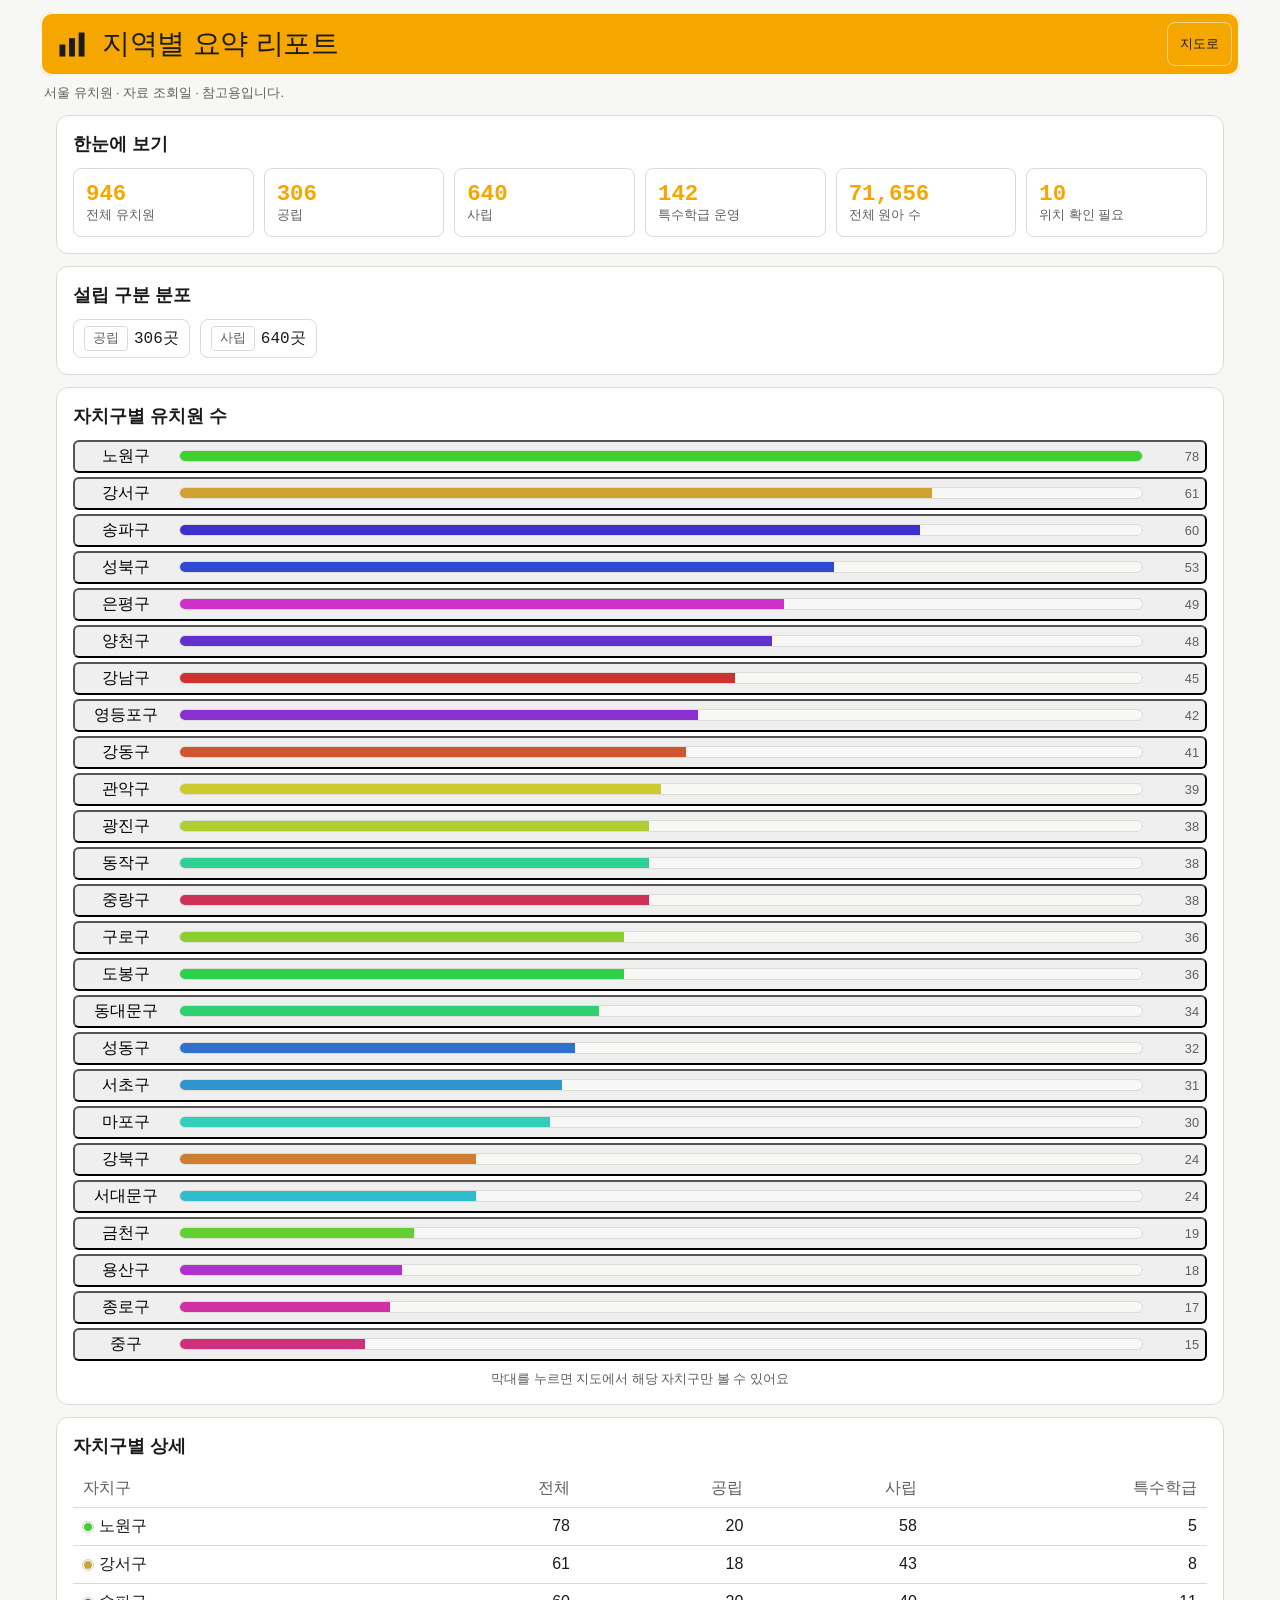
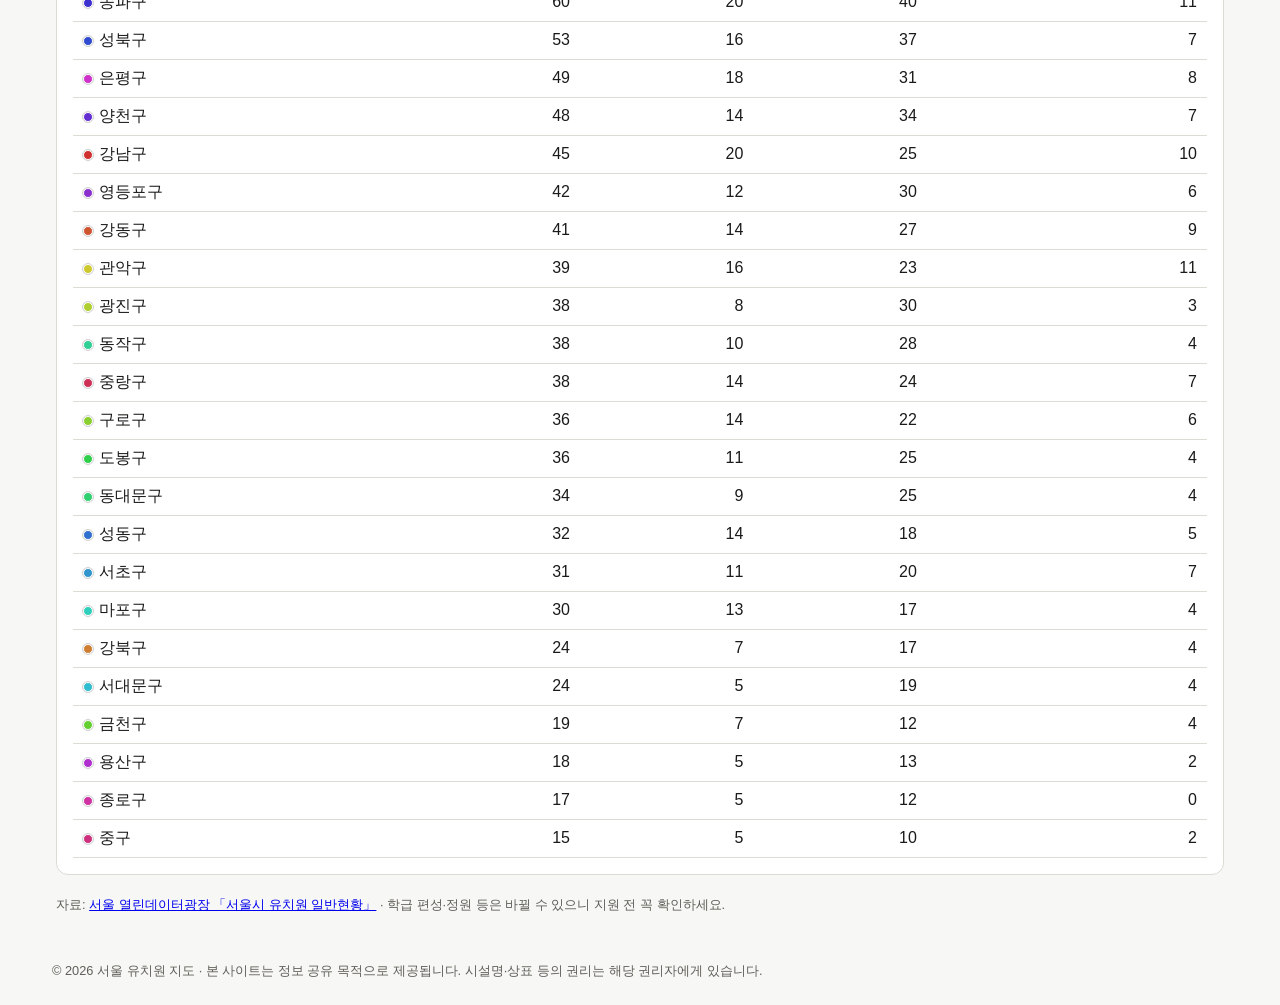
<file: report.html>
<!DOCTYPE html>
<html lang="ko">
<head>
<meta charset="UTF-8">
<meta name="viewport" content="width=device-width, initial-scale=1.0, viewport-fit=cover">
<meta http-equiv="Content-Security-Policy" content="default-src 'self'; script-src 'self'; style-src 'self' 'unsafe-inline' https://fonts.googleapis.com; font-src https://fonts.gstatic.com; img-src 'self' data:; connect-src 'self'; object-src 'none'; base-uri 'self'; form-action 'none'">
<title>자치구별 요약 리포트</title>
<meta name="description" content="서울 유치원 자치구별 현황 요약 리포트">
<meta name="theme-color" content="#F5A700">
<link rel="manifest" href="manifest.json">
<link rel="icon" type="image/png" sizes="512x512" href="assets/icons/app-icon-512.png">
<link rel="apple-touch-icon" sizes="180x180" href="assets/icons/app-icon-apple-180.png">
<meta name="apple-mobile-web-app-capable" content="yes">
<meta name="apple-mobile-web-app-status-bar-style" content="default">
<meta name="apple-mobile-web-app-title" content="유치원 지도">
<link rel="stylesheet" href="assets/css/style.css">
</head>
<body>

<header class="app-header">
  <div class="header-inner">
    <svg class="sign-mark" viewBox="0 0 24 24" aria-hidden="true" focusable="false"><rect x="2.6" y="12.4" width="4.4" height="9"/><rect x="9.8" y="7.6" width="4.4" height="13.8"/><rect x="17" y="3.4" width="4.4" height="18"/></svg>
    <div class="sign-text">
      <h1 class="app-title">지역별 요약 리포트</h1>
    </div>
    <a class="report-btn" href="index.html">지도로</a>
  </div>
  <p class="app-notice">서울 유치원 · 자료 조회일 <span id="surveyDate"></span> · 참고용입니다.</p>
</header>

<main class="container report-page">

  <!-- 핵심 지표 -->
  <section class="panel">
    <h2 class="report-section-title">한눈에 보기</h2>
    <div class="stat-tiles" id="statTiles"></div>
  </section>

  <!-- 설립 구분 분포 -->
  <section class="panel">
    <h2 class="report-section-title">설립 구분 분포</h2>
    <div class="status-chips" id="kindChips"></div>
  </section>

  <!-- 자치구별 기관 수 -->
  <section class="panel">
    <h2 class="report-section-title">자치구별 유치원 수</h2>
    <div class="district-bars" id="districtBars"></div>
    <p class="dash-hint">막대를 누르면 지도에서 해당 자치구만 볼 수 있어요</p>
  </section>

  <!-- 자치구별 상세 표 -->
  <section class="panel">
    <h2 class="report-section-title">자치구별 상세</h2>
    <div class="table-wrap">
      <table class="report-table" id="reportTable">
        <thead>
          <tr>
            <th>자치구</th><th>전체</th><th>공립</th><th>사립</th><th>특수학급</th>
          </tr>
        </thead>
        <tbody></tbody>
      </table>
    </div>
  </section>

  <footer class="app-footer">
    <p>자료: <a href="https://data.seoul.go.kr/dataList/OA-20566/A/1/datasetView.do" target="_blank" rel="noopener">서울 열린데이터광장 「서울시 유치원 일반현황」</a> · 학급 편성·정원 등은 바뀔 수 있으니 지원 전 꼭 확인하세요.</p>
  </footer>
</main>

<div class="site-notice" role="note">
  © 2026 서울 유치원 지도 · 본 사이트는 정보 공유 목적으로 제공됩니다. 시설명·상표 등의 권리는 해당 권리자에게 있습니다.
</div>

<script src="assets/js/data.js"></script>
<script src="assets/js/report.js"></script>
</body>
</html>
</file>
<file: assets/css/style.css>
@import url('https://fonts.googleapis.com/css2?family=Do+Hyeon&family=IBM+Plex+Sans+KR:wght@400;500;600&family=JetBrains+Mono:wght@500;700&display=swap');

/* ============================================================
   공공 안내 표지 체계 — 다있맵(daitmap) 지도 PWA 공용
   면색 1개가 앱을 구분하고, 나머지는 전부 조용하게 둔다.
   그림자로 띄우지 않는다. 판은 면색과 1px 괘선으로 만든다.
   ============================================================ */

:root {
  /* 면색 — 앱마다 이 세 줄만 다르다.
     어린이보호구역 표지 — 노랑 바탕에 검정 글자. */
  --sign: #F5A700;
  --sign-ink: #1A1A18;
  --sign-wash: #FBF2DF;      /* 면색의 아주 옅은 톤 — hover/선택 바닥 */

  /* 중립 — 7개 앱 공통 */
  --bg: #F7F7F5;
  --panel: #FFFFFF;
  --ink: #1A1A18;
  --ink-muted: #5F5E58;
  --line: #DCDBD4;

  /* 정보를 나르는 색만 남긴다 */
  --free: #176B5B;
  --paid: #8A4B12;

  /* 지도 마커·범례 — 면색 계열에서 명도와 색상으로 갈라낸다.
     app.js 의 KIND_ORDER 순서와 1:1로 대응한다. 색값은 디자인 시스템이 소유한다. */
  --kind-1: #B8791A;   /* 공립 */
  --kind-2: #4A6E8A;   /* 사립 */

  /* 1.250 (Major Third) — 이 여섯 단계 밖의 크기를 쓰지 않는다 */
  --fs-xxl: 2.19rem;
  --fs-xl:  1.75rem;
  --fs-l:   1.40rem;
  --fs-m:   1.12rem;
  --fs-base: 1rem;
  --fs-s:   0.80rem;

  --tap: 44px;               /* 최소 터치 타깃 */
  --radius-panel: 12px;
  --radius-card: 10px;

  accent-color: var(--sign);
  caret-color: var(--sign);
  scrollbar-color: var(--line) transparent;
  color-scheme: light;
}

* { margin: 0; padding: 0; box-sizing: border-box; }

body {
  font-family: 'IBM Plex Sans KR', -apple-system, BlinkMacSystemFont, 'Segoe UI', sans-serif;
  background: var(--bg);
  color: var(--ink);
  min-height: 100vh;
  -webkit-text-size-adjust: 100%;
}

/* 우리가 그리지 않은 브라우저 표면도 디자인에 포함된다 */
::selection { background: var(--sign); color: var(--sign-ink); }
::-webkit-scrollbar { width: 10px; height: 10px; }
::-webkit-scrollbar-thumb { background: var(--line); border-radius: 999px; }
::-webkit-scrollbar-track { background: transparent; }

:where(a, button, input, select, [tabindex]):focus-visible {
  outline: 2px solid var(--sign);
  outline-offset: 2px;
  border-radius: 4px;
}

/* 수치는 표지판의 거리 표기처럼 자리를 지킨다 */
.num {
  font-family: 'JetBrains Mono', ui-monospace, monospace;
  font-variant-numeric: tabular-nums;
  font-weight: 700;
}

/* ---------- 헤더: 표지판 ---------- */
.app-header {
  padding: max(12px, env(safe-area-inset-top)) 12px 0;
}

.header-inner {
  position: relative;
  max-width: 1200px;
  margin: 0 auto;
  display: flex;
  align-items: center;
  gap: 12px;
  min-height: 52px;
  padding: 8px 56px 8px 12px;   /* 우측은 링크복사 버튼 자리 */
  background: var(--sign);
  color: var(--sign-ink);
  border-radius: var(--radius-panel);
  box-shadow: inset 0 0 0 2px rgba(255, 255, 255, .9);
}

.sign-mark {
  flex: 0 0 auto;
  width: 26px;
  height: 26px;
  fill: currentColor;
}

.sign-text { flex: 1; min-width: 0; }

.app-title {
  font-family: 'Do Hyeon', 'IBM Plex Sans KR', sans-serif;
  font-size: var(--fs-l);
  font-weight: 400;
  line-height: 1.15;
  letter-spacing: -0.01em;
  color: var(--sign-ink);
  /* 표지판은 이름을 줄이지 않는다. 좁으면 어절 단위로 두 줄이 된다. */
  word-break: keep-all;
  text-wrap: balance;
}

.sign-count {
  flex: 0 0 auto;
  display: flex;
  align-items: baseline;
  gap: 2px;
  color: var(--sign-ink);
}
.sign-count .num { font-size: var(--fs-l); }
.sign-count .unit { font-size: var(--fs-s); opacity: .8; }

.app-notice {
  max-width: 1200px;
  margin: 8px auto 0;
  padding: 0 4px;
  font-size: var(--fs-s);
  line-height: 1.45;
  color: var(--ink-muted);
}

.share-link-btn {
  position: absolute;
  top: 50%;
  right: 4px;
  transform: translateY(-50%);
  width: var(--tap);
  height: var(--tap);
  display: flex;
  align-items: center;
  justify-content: center;
  border: none;
  border-radius: 8px;
  background: transparent;
  color: var(--sign-ink);
  line-height: 1;
  cursor: pointer;
}
.share-link-btn:active { background: rgba(255, 255, 255, .16); }

.share-link-toast {
  position: absolute;
  right: 4px;
  top: calc(100% + 6px);
  z-index: 5;
  padding: 6px 12px;
  border-radius: 6px;
  background: var(--ink);
  color: #fff;
  font-size: var(--fs-s);
  font-weight: 500;
  white-space: nowrap;
}

/* ---------- 레이아웃 ---------- */
.container {
  max-width: 1200px;
  margin: 0 auto;
  padding: 12px 12px max(32px, env(safe-area-inset-bottom));
}

.panel {
  background: var(--panel);
  border: 1px solid var(--line);
  border-radius: var(--radius-panel);
  padding: 12px;
  margin-bottom: 12px;
}

.report-btn {
  position: absolute;
  top: 50%;
  right: 8px;
  transform: translateY(-50%);
  min-height: var(--tap);
  display: inline-flex;
  align-items: center;
  padding: 0 12px;
  font-size: var(--fs-s);
  text-decoration: none;
  color: var(--sign-ink);
  border: 1px solid rgba(255, 255, 255, .5);
  border-radius: 8px;
}

/* ---------- 필터 ---------- */
.filter-bar { position: sticky; top: 8px; z-index: 900; }

.filter-row {
  display: flex;
  flex-wrap: wrap;
  align-items: center;
  gap: 8px;
  margin-bottom: 8px;
}
.filter-row:last-child { margin-bottom: 0; }

.filter-label {
  width: 100%;
  font-size: var(--fs-s);
  font-weight: 500;
  color: var(--ink-muted);
}

/* 모바일에서는 검색이 한 줄을 다 쓴다. 시군구·필터는 다음 줄로 내려간다. */
.search-row { gap: 8px; }
.search-box { flex: 1 1 100%; min-width: 0; }

/* 아이콘 — 컨트롤은 전부 같은 선 굵기로 그린다.
   헤더의 표지판 픽토그램만 면으로 채운 별개 계열이다. */
.ico {
  width: 20px;
  height: 20px;
  fill: none;
  stroke: currentColor;
  stroke-width: 1.8;
  stroke-linecap: round;
  stroke-linejoin: round;
  pointer-events: none;   /* 클릭 판정이 늘 버튼에 잡히도록 */
}

/* font-size 는 16px 아래로 내리지 않는다 — iOS 가 포커스 시 페이지를 확대한다 */
.search-box input,
.district-select {
  width: 100%;
  min-height: var(--tap);
  padding: 8px 12px;
  border: 1px solid var(--line);
  border-radius: 8px;
  background: var(--panel);
  font-family: inherit;
  font-size: var(--fs-base);
  color: var(--ink);
  outline: none;
}
.search-box input::placeholder { color: var(--ink-muted); }
.search-box input:focus,
.district-select:focus { border-color: var(--sign); }

/* min-width:0 이 없으면 select 가 가장 긴 옵션 텍스트만큼 벌어져
   좁은 화면에서 옆 버튼을 다음 줄로 밀어낸다. */
.district-select { flex: 1; width: auto; min-width: 0; max-width: none; cursor: pointer; }

.filter-collapse-btn {
  flex: 0 0 var(--tap);
  width: var(--tap);
  min-height: var(--tap);
  border: 1px solid var(--line);
  border-radius: 8px;
  background: var(--panel);
  color: var(--ink-muted);
  cursor: pointer;
}
.filter-collapse-btn[aria-expanded="true"] {
  background: var(--sign);
  border-color: var(--sign);
  color: var(--sign-ink);
}
.filter-collapse-btn .ico { transition: transform .18s ease; }
.filter-collapse-btn[aria-expanded="true"] .ico { transform: rotate(180deg); }
.filter-groups[hidden] { display: none; }

.pill {
  min-height: var(--tap);
  display: inline-flex;
  align-items: center;
  padding: 0 14px;
  border: 1px solid var(--line);
  border-radius: 999px;
  background: var(--panel);
  font-family: inherit;
  font-size: var(--fs-base);
  color: var(--ink);
  cursor: pointer;
}
.pill.active {
  background: var(--sign);
  border-color: var(--sign);
  color: var(--sign-ink);
}
.pill.reset { color: var(--ink-muted); }

.result-count-row {
  display: flex;
  align-items: center;
  flex-wrap: wrap;
  gap: 8px;
  margin-top: 10px;
}
.result-count {
  margin-left: auto;
  font-size: var(--fs-s);
  color: var(--ink-muted);
}

/* 시각적으로는 작게, 히트 영역은 44px */
.view-toggle {
  display: inline-flex;
  border: 1px solid var(--line);
  border-radius: 999px;
  overflow: hidden;
  background: var(--panel);
}
.view-toggle .pill { border: none; border-radius: 0; }
.view-toggle .pill + .pill { box-shadow: inset 1px 0 0 var(--line); }
.pill-sm,
.result-count-row .pill {
  min-height: var(--tap);
  padding: 0 12px;
  font-size: var(--fs-s);
}

/* ---------- 지도 + 목록 ---------- */
.content-grid {
  display: grid;
  grid-template-columns: 1fr;
  gap: 12px;
  align-items: start;
}
.content-grid.view-map .list-pane { display: none; }
.content-grid.view-list .map-pane { display: none; }

.map-pane {
  position: relative;
  border: 1px solid var(--line);
  border-radius: var(--radius-panel);
  overflow: hidden;
  background: var(--panel);
}
#map { height: 62dvh; min-height: 320px; }

.map-legend {
  position: absolute;
  bottom: 10px;
  left: 10px;
  z-index: 800;
  display: flex;
  gap: 10px;
  align-items: center;
  flex-wrap: wrap;
  max-width: calc(100% - 20px);
  padding: 7px 10px;
  border: 1px solid var(--line);
  border-radius: 8px;
  background: rgba(255, 255, 255, .94);
  font-size: var(--fs-s);
  color: var(--ink);
}
.legend-dot {
  display: inline-block;
  width: 10px;
  height: 10px;
  border-radius: 50%;
  background: var(--sign);   /* 지도 범례는 인라인 KIND_COLOR 가 덮어쓴다 */
  border: 1.5px solid #fff;
  outline: 1px solid rgba(0, 0, 0, .18);
  vertical-align: -1px;
  margin-right: 3px;
}

/* Leaflet 팝업 */
.leaflet-popup-content-wrapper {
  border-radius: var(--radius-card);
  font-family: 'IBM Plex Sans KR', sans-serif;
}
.popup-name { font-size: var(--fs-m); font-weight: 600; color: var(--ink); margin-bottom: 3px; }
.popup-meta { font-size: var(--fs-s); color: var(--ink-muted); margin-bottom: 8px; }
.popup-btn {
  min-height: var(--tap);
  padding: 0 14px;
  border: none;
  border-radius: 8px;
  background: var(--sign);
  color: var(--sign-ink);
  font-family: inherit;
  font-size: var(--fs-s);
  cursor: pointer;
}

/* ---------- 카드 ---------- */
.card-grid {
  display: grid;
  grid-template-columns: 1fr;
  gap: 10px;
}

.facility-card {
  display: flex;
  flex-direction: column;
  background: var(--panel);
  border: 1px solid var(--line);
  border-radius: var(--radius-card);
  overflow: hidden;
  cursor: pointer;
}

.card-body {
  display: flex;
  flex-direction: column;
  gap: 7px;
  flex: 1;
  padding: 12px;
}
.card-title-row {
  display: flex;
  align-items: flex-start;
  justify-content: space-between;
  gap: 8px;
}
.card-name {
  flex: 1;
  min-width: 0;
  font-size: var(--fs-l);
  font-weight: 600;
  line-height: 1.3;
  color: var(--ink);
}

.fav-btn {
  flex: 0 0 auto;
  width: var(--tap);
  height: var(--tap);
  margin: -10px -8px -10px 0;   /* 시각 크기는 그대로, 히트 영역만 확보 */
  display: flex;
  align-items: center;
  justify-content: center;
  border: none;
  background: none;
  color: var(--ink-muted);
  cursor: pointer;
}
.fav-btn.on { color: var(--sign); }
.fav-btn.on .ico { fill: currentColor; }

.card-tags { display: flex; flex-wrap: wrap; gap: 5px; }

/* 기본 태그는 무채색. 정보를 나르는 것만 색을 갖는다. */
.tag {
  padding: 3px 8px;
  border: 1px solid var(--line);
  border-radius: 4px;
  background: var(--panel);
  font-size: var(--fs-s);
  font-weight: 500;
  color: var(--ink-muted);
  white-space: nowrap;
}
.tag.district { color: var(--ink); }
/* 부모가 스캔하는 것은 "무료"다. 무료만 면 채움, 유료는 외곽선 + 굵기.
   유료까지 채우면 면색이 카드로 새어 "면색은 표지판·활성 필터·마커에만" 규칙이 깨진다. */
.tag.free, .tag.paid { font-weight: 600; }
.tag.free { background: var(--free); border-color: var(--free); color: #fff; }
.tag.paid { border-color: var(--paid); color: var(--paid); }

.card-info {
  font-size: var(--fs-base);
  line-height: 1.5;
  color: var(--ink-muted);
}

.card-locate {
  align-self: flex-start;
  min-height: var(--tap);
  display: inline-flex;
  align-items: center;
  padding: 0 12px;
  border: 1px solid var(--line);
  border-radius: 8px;
  background: var(--panel);
  font-family: inherit;
  font-size: var(--fs-s);
  color: var(--ink);
  cursor: pointer;
}

.empty-state {
  padding: 48px 16px;
  text-align: center;
  color: var(--ink-muted);
  line-height: 1.7;
}

/* ---------- 모달: 모바일은 바텀시트 ---------- */
.modal-overlay {
  position: fixed;
  inset: 0;
  z-index: 2000;
  display: flex;
  align-items: flex-end;
  justify-content: center;
  background: rgba(26, 26, 24, .45);
}
.modal-overlay[hidden] { display: none; }

.modal-card {
  position: relative;
  width: 100%;
  max-height: 88dvh;
  overflow-y: auto;
  padding: 20px 16px max(20px, env(safe-area-inset-bottom));
  background: var(--panel);
  border-radius: 16px 16px 0 0;
  animation: sheetUp .22s cubic-bezier(.2, .7, .3, 1);
}
/* 그랩 핸들 */
.modal-card::before {
  content: "";
  display: block;
  width: 40px;
  height: 4px;
  margin: -8px auto 12px;
  border-radius: 999px;
  background: var(--line);
}
@keyframes sheetUp {
  from { transform: translateY(16px); opacity: 0; }
  to   { transform: translateY(0);    opacity: 1; }
}

.modal-close {
  position: absolute;
  top: 8px;
  right: 8px;
  width: var(--tap);
  height: var(--tap);
  border: none;
  border-radius: 8px;
  background: transparent;
  color: var(--ink-muted);
  cursor: pointer;
}

.modal-title {
  font-size: var(--fs-l);
  font-weight: 600;
  line-height: 1.3;
  margin: 0 40px 8px 0;
  color: var(--ink);
}
.modal-tags { display: flex; flex-wrap: wrap; gap: 5px; margin-bottom: 14px; }

.modal-intro {
  padding: 10px 12px;
  margin-bottom: 14px;
  border: 1px solid var(--line);
  border-radius: 8px;
  background: var(--bg);
  font-size: var(--fs-base);
  line-height: 1.6;
  color: var(--ink-muted);
}

.detail-list { display: flex; flex-direction: column; margin-bottom: 18px; }
.detail-item {
  display: grid;
  grid-template-columns: 84px 1fr;
  gap: 10px;
  padding: 9px 0;
  border-bottom: 1px solid var(--line);
  font-size: var(--fs-base);
  line-height: 1.5;
}
.detail-item:last-child { border-bottom: none; }
.detail-item .k { color: var(--ink-muted); }
.detail-item .v { color: var(--ink); word-break: break-word; }

.modal-links { display: flex; flex-wrap: wrap; gap: 8px; }
.link-btn {
  flex: 1;
  min-width: 120px;
  min-height: var(--tap);
  display: inline-flex;
  align-items: center;
  justify-content: center;
  padding: 0 16px;
  border: 1px solid var(--line);
  border-radius: 8px;
  background: var(--panel);
  font-family: inherit;
  font-size: var(--fs-base);
  color: var(--ink);
  text-decoration: none;
  cursor: pointer;
}
.link-btn.map {
  background: var(--sign);
  border-color: var(--sign);
  color: var(--sign-ink);
}

/* ---------- 푸터 ---------- */
.app-footer {
  margin-top: 20px;
  font-size: var(--fs-s);
  line-height: 1.6;
  color: var(--ink-muted);
}
.site-notice {
  max-width: 1200px;
  margin: 0 auto;
  padding: 14px 12px max(24px, env(safe-area-inset-bottom));
  font-size: var(--fs-s);
  line-height: 1.6;
  color: var(--ink-muted);
}

/* ---------- 리포트 페이지 ---------- */
.report-page .panel { padding: 16px; }
.report-section-title {
  font-size: var(--fs-m);
  font-weight: 600;
  margin-bottom: 12px;
  color: var(--ink);
}
.status-chips { display: flex; flex-wrap: wrap; gap: 10px; }
.status-chip {
  display: flex;
  align-items: center;
  gap: 6px;
  padding: 6px 10px;
  border: 1px solid var(--line);
  border-radius: 8px;
}
.status-chip .tag { font-size: var(--fs-s); }
.chip-num {
  font-family: 'JetBrains Mono', ui-monospace, monospace;
  font-variant-numeric: tabular-nums;
  font-size: var(--fs-base);
  color: var(--ink);
}
.table-wrap { overflow-x: auto; }
.report-table {
  width: 100%;
  border-collapse: collapse;
  font-size: var(--fs-base);
  font-variant-numeric: tabular-nums;
}
.report-table th {
  padding: 8px 10px;
  border-bottom: 1px solid var(--line);
  color: var(--ink-muted);
  font-weight: 500;
  text-align: left;
}
.report-table td {
  padding: 8px 10px;
  border-bottom: 1px solid var(--line);
  color: var(--ink);
}
.report-table td:not(:first-child),
.report-table th:not(:first-child) { text-align: right; }
.report-table tr:hover td { background: var(--sign-wash); }
.report-table .legend-dot { margin-right: 6px; }

.stat-tiles {
  display: grid;
  grid-template-columns: repeat(auto-fit, minmax(130px, 1fr));
  gap: 10px;
}
.stat-tile {
  padding: 12px;
  border: 1px solid var(--line);
  border-radius: 8px;
}
.stat-tile .num {
  display: block;
  font-size: var(--fs-l);
  color: var(--sign);
}
.stat-tile .lbl { font-size: var(--fs-s); color: var(--ink-muted); }

.district-bars { display: flex; flex-direction: column; gap: 4px; }
.dbar {
  display: grid;
  grid-template-columns: 90px 1fr 48px;
  gap: 8px;
  align-items: center;
  padding: 4px 6px;
  border-radius: 6px;
  font-size: var(--fs-base);
}
.dbar:hover, .dbar.active { background: var(--sign-wash); }
.dbar .track {
  display: block;
  height: 12px;
  border-radius: 999px;
  background: var(--bg);
  border: 1px solid var(--line);
  overflow: hidden;
}
.dbar .fill { display: block; height: 100%; background: var(--sign); }
.dbar .cnt {
  text-align: right;
  font-variant-numeric: tabular-nums;
  color: var(--ink-muted);
  font-size: var(--fs-s);
}
.dash-hint {
  margin-top: 10px;
  text-align: center;
  font-size: var(--fs-s);
  color: var(--ink-muted);
}

/* ---------- 독도 ----------
   배경 지도의 표기에 기대지 않고 늘 같은 자리에 이름을 둔다. */
.dokdo-label {
  background: transparent;
  border: none;
  box-shadow: none;
  padding: 0;
  color: #2f2e2b;
  font-size: 11.5px;
  font-weight: 700;
  white-space: nowrap;
  text-shadow: 0 0 3px #fff, 0 0 3px #fff, 0 0 3px #fff;
}
.dokdo-label.leaflet-tooltip-right::before,
.dokdo-label.leaflet-tooltip-left::before { display: none; }

/* ============================================================
   ≥640px
   ============================================================ */
@media (min-width: 640px) {
  .search-box { flex: 1 1 220px; }
  .district-select { flex: 0 1 240px; }
  .app-header { padding-left: 16px; padding-right: 16px; }
  .container { padding-left: 16px; padding-right: 16px; }
  .header-inner {
    min-height: 64px;
    padding: 10px 60px 10px 16px;
    gap: 14px;
  }
  .sign-mark { width: 32px; height: 32px; }
  .app-title { font-size: var(--fs-xl); }
  .sign-count .num { font-size: var(--fs-xl); }
  .panel { padding: 14px; }
  .card-grid { grid-template-columns: repeat(auto-fill, minmax(240px, 1fr)); gap: 12px; }
  .district-select { max-width: 240px; }

  /* 데스크톱 폭에서는 가운데 카드 모달로 되돌린다 */
  .modal-overlay { align-items: center; padding: 24px; }
  .modal-card {
    max-width: 520px;
    max-height: 85dvh;
    padding: 24px;
    border-radius: var(--radius-panel);
  }
  .modal-card::before { display: none; }
  .modal-close { top: 12px; right: 12px; }
  .modal-links .link-btn { flex: 0 1 auto; }
}

/* ============================================================
   ≥901px — 지도와 목록을 나란히
   ============================================================ */
@media (min-width: 901px) {
  .content-grid { grid-template-columns: 55% 1fr; gap: 16px; }
  .content-grid.view-map .list-pane,
  .content-grid.view-list .map-pane { display: block; }
  .map-pane { position: sticky; top: 16px; }
  #map { height: calc(100dvh - 140px); min-height: 420px; }
  .view-toggle { display: none; }
  .filter-label { width: auto; min-width: 56px; }
  .search-row { flex-wrap: wrap; }
}

/* 포인터가 있는 기기에서만 hover 를 준다 — 터치에서는 탭 뒤 상태가 고착된다 */
@media (hover: hover) {
  .facility-card:hover { border-color: var(--sign); background: var(--sign-wash); }
  .pill:not(.active):hover { border-color: var(--sign); }
  .card-locate:hover,
  .link-btn:hover,
  .filter-collapse-btn:hover { border-color: var(--sign); }
  .search-box input:hover,
  .district-select:hover { border-color: var(--ink-muted); }
}

/* 모션을 줄이려는 사용자에게도 "상태"는 보여야 한다.
   transition-duration 만 0 에 가깝게 낮추면 transition-property 가 all 인 채로 남아
   배경·테두리·transform 같은 상태 변화가 시작값에 고정돼 아예 렌더되지 않는다.
   전환 자체를 끄는 것이 맞다. */
@media (prefers-reduced-motion: reduce) {
  *, *::before, *::after {
    animation-duration: 1ms !important;
    animation-iteration-count: 1 !important;
    transition: none !important;
    scroll-behavior: auto !important;
  }
}

/* ---------- kindergarten_map 고유 ---------- */
.approx-note { color: var(--paid); font-weight: 600; }
.census-year { color: var(--ink-muted); }
.census-year.stale { color: var(--paid); font-weight: 600; }

/* ---------- 내 주변 (geo.js) ---------- */
/* 위치를 묻는 동안 — 브라우저 팝업이 떠 있는 시간이라 몇 초씩 걸린다.
   버튼이 눌리지 않는 이유를 색으로 알린다. */
.nearby-btn:disabled { opacity: .55; cursor: default; }

/* 거리는 내 주변 모드에서만 붙고, 그 화면에서 가장 먼저 읽는 값이다.
   면 채움은 무료 태그의 몫이므로 여기서는 옅은 톤으로 둔다. */
.tag.dist {
  border-color: var(--sign);
  background: var(--sign-wash);
  color: var(--sign);
  font-family: 'JetBrains Mono', ui-monospace, monospace;
  font-variant-numeric: tabular-nums;
  font-weight: 700;
}

/* 지도 위에 띄우지 않는다 — 모바일 기본이 목록 뷰라, 거기서 권한 안내를
   못 보면 사용자는 버튼이 고장 난 줄 안다. */
.nearby-notice {
  margin-top: 8px;
  font-size: var(--fs-s);
  line-height: 1.5;
  color: var(--ink-muted);
}
.nearby-notice[hidden] { display: none; }
</file>
